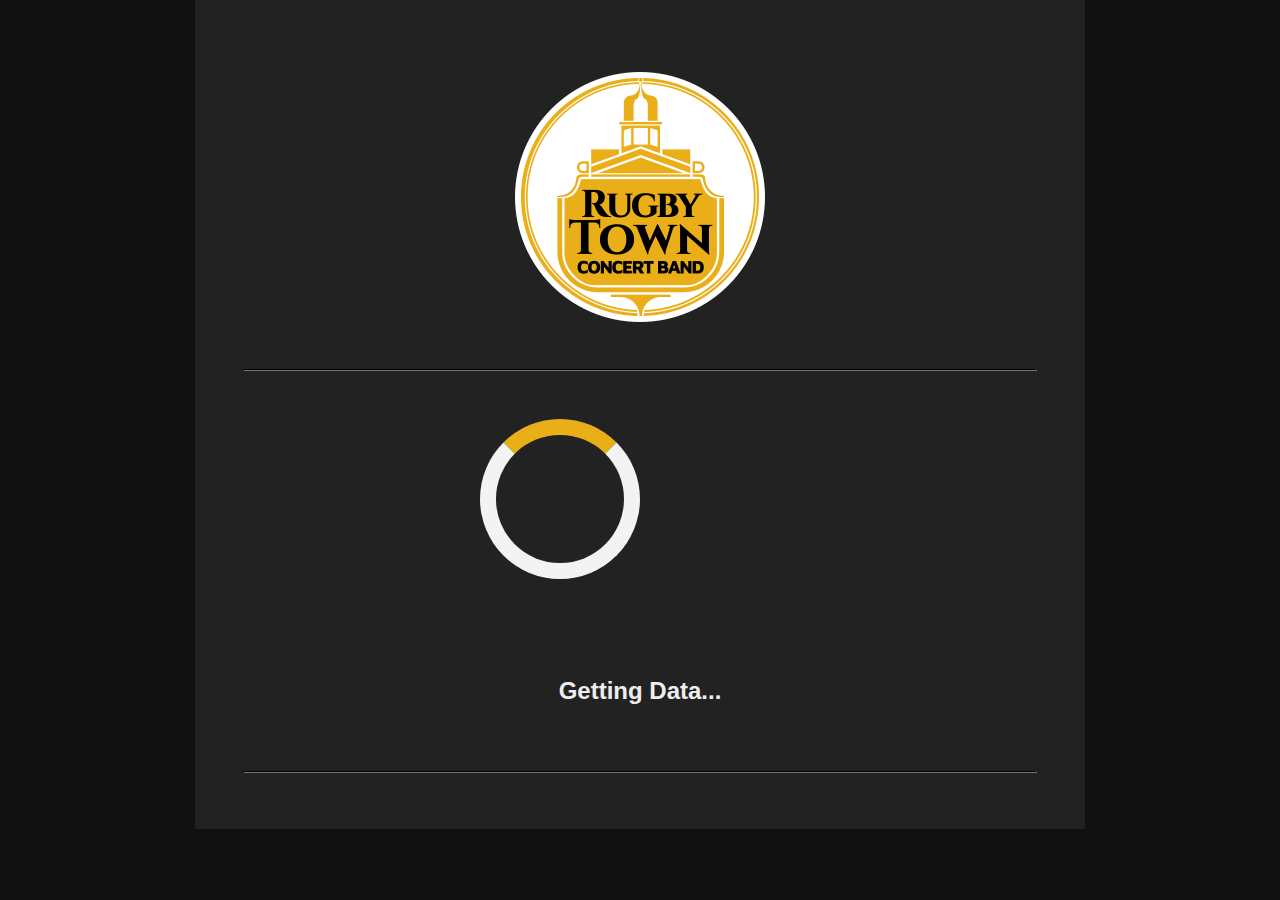
<file: diary.html>
<!DOCTYPE html>
<html lang="en">
<head>
    <meta charset="UTF-8">
    <meta name="viewport" content="width=device-width, initial-scale=1.0">
    <title>RTCB Diary</title>
    <link rel="stylesheet" href="style.css">
    <link rel="stylesheet" href="diary.css">
    <script defer src="diary.js"></script>
</head>
<body>
    <main>
        <div class="logo">
            <img src="images/Default_Logo.png" alt="Rugby Town Concert Band Logo">
        </div>
        <noscript>
            <p>Unfortunately, it would appear that you have JavaScript disabled and therefore this feature will not work. If you'd like to continue, enable JavaScript and then reload the page.</p>
        </noscript>
        <h1 id="member"></h1>
        <hr>
        <div class="content">
            <div class="loading_symbol">
                <h2>Getting Data...</h2>
            </div>
        </div>
        <hr>
    </main>
</body>
</html>
</file>
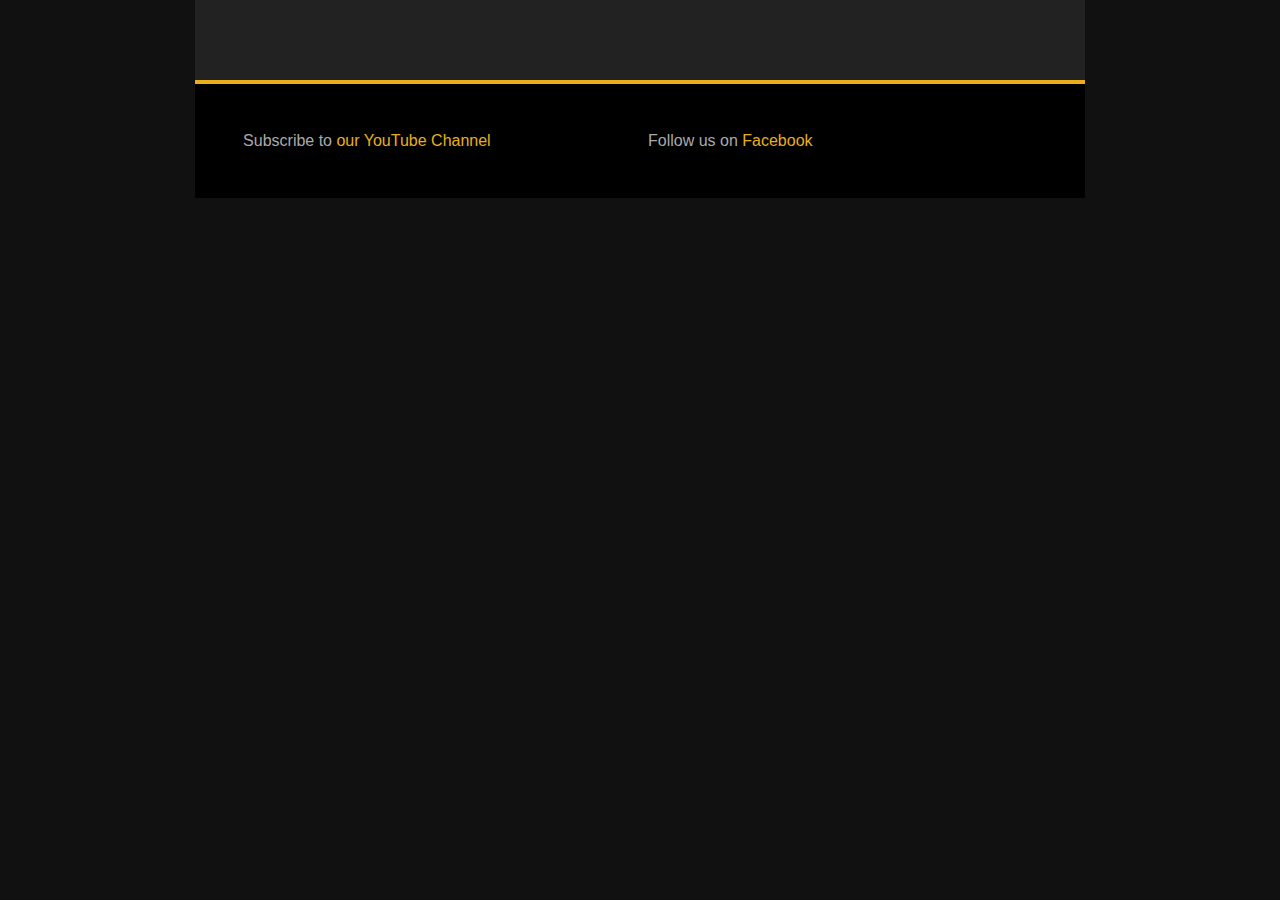
<file: events.html>
<!DOCTYPE html>
<html lang="en">
<head>
    <meta charset="UTF-8">
    <meta name="viewport" content="width=device-width, initial-scale=1.0">
    <link rel="stylesheet" href="style.css">
    <title>Events | Rugby Town Concert Band</title>
</head>
<body>
    <main>
        
    </main>
    <div class="footer">
        <ul>
          <li>Subscribe to <a href="https://www.youtube.com/@rugbytownconcertband">our YouTube Channel</a></li>
          <li>Follow us on <a href="https://www.facebook.com/rugbytownconcertband">Facebook</a></li>
        </ul>
      </div>
</body>
</html>
</file>
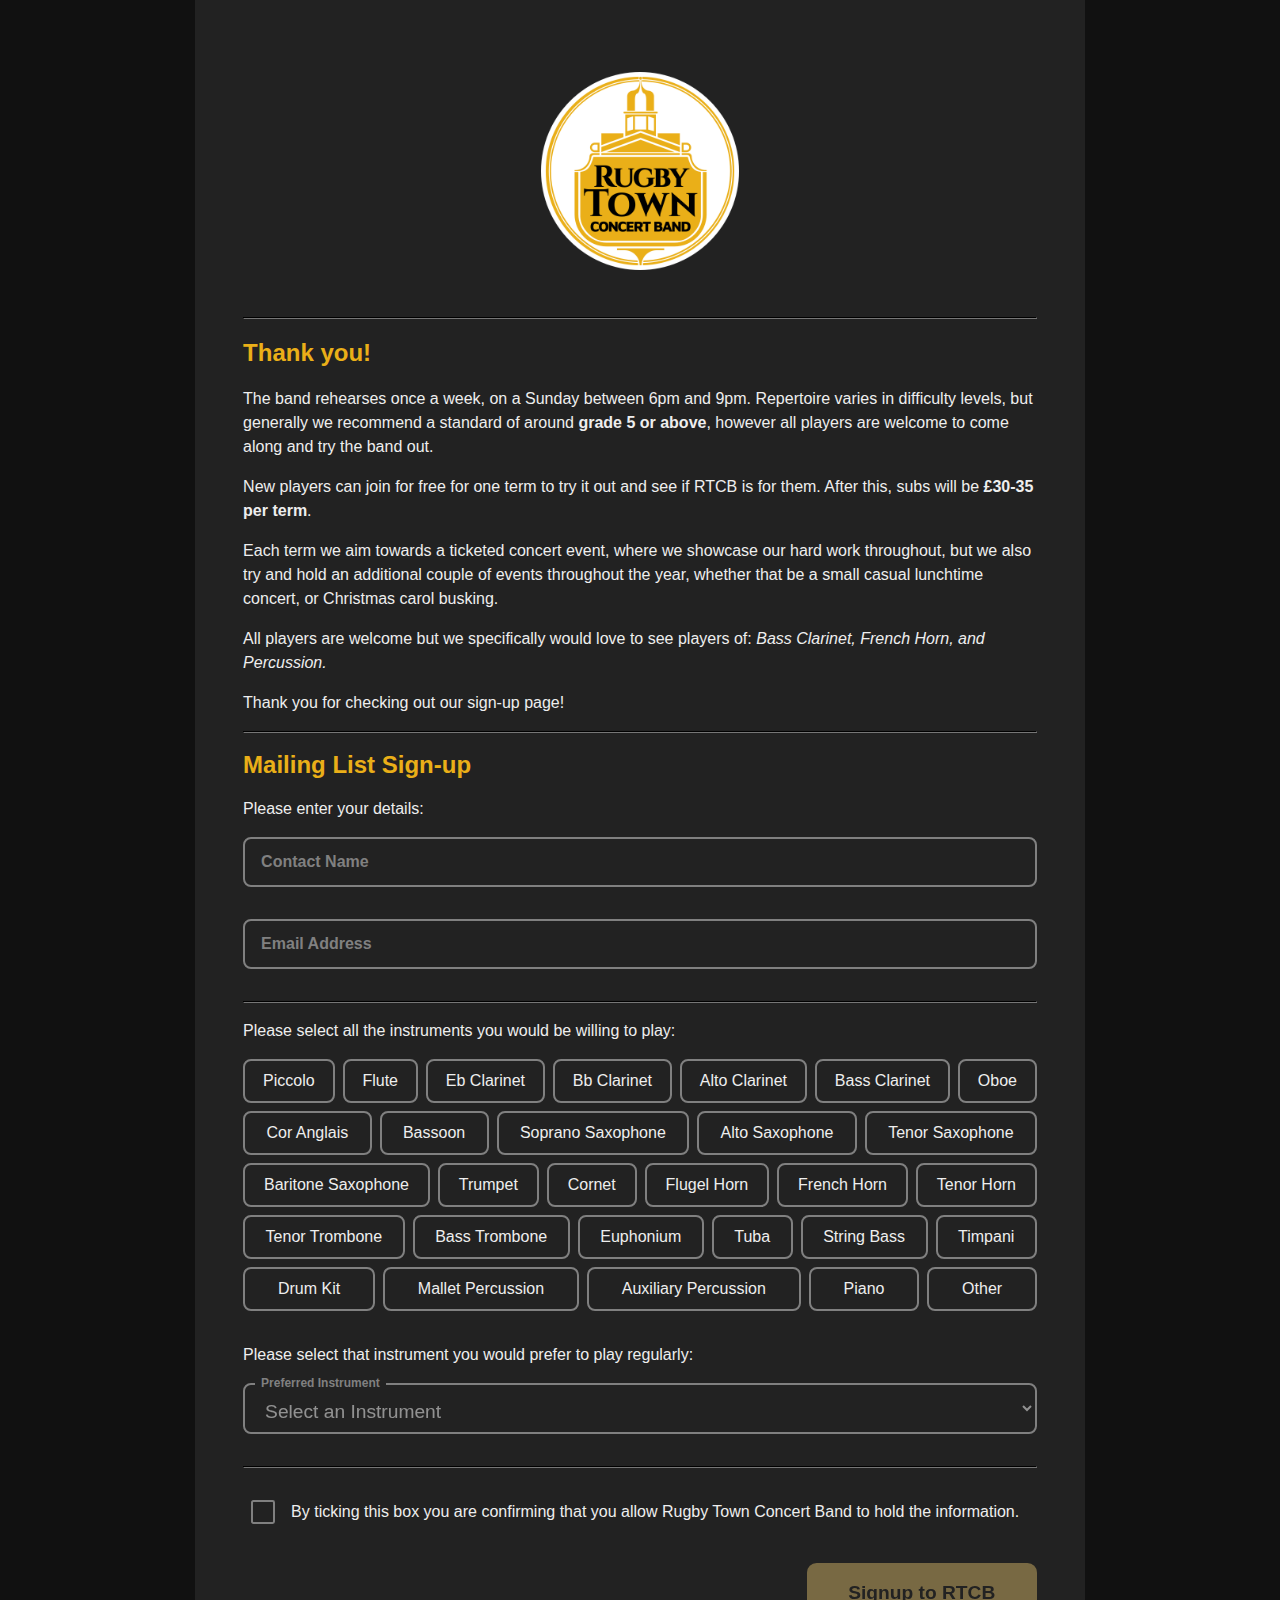
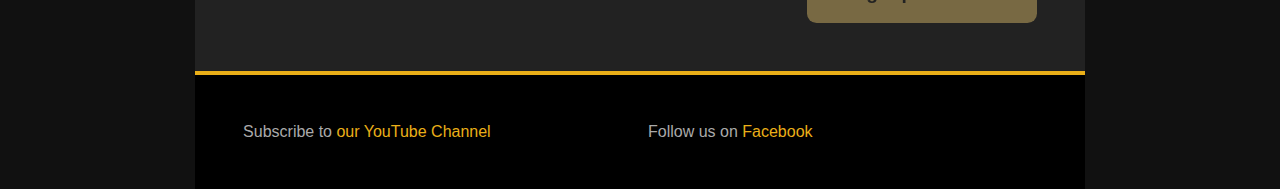
<file: signup.html>
<!DOCTYPE html>
<html lang="en">
<head>
    <meta charset="UTF-8">
    <meta name="viewport" content="width=device-width, initial-scale=1.0">
    <link rel="stylesheet" href="style.css">
    <link rel="stylesheet" href="signup.css">
    <script defer src="signup.js"></script>
    <title>Sign up | Rugby Town Concert Band</title>
</head>
<body>
    <div id="card_container" class="card_container">
    </div>
    <main>
        <div class="logo">
            <img src="images/Default_Logo.png" alt="Rugby Town Concert Band Logo">
        </div>
        <hr>
            <p><span class="emphasis-text">Thank you!</span></p>
            <p>The band rehearses once a week, on a Sunday between 6pm and 9pm. Repertoire varies in difficulty levels, but generally we recommend a standard of around <strong>grade 5 or above</strong>, however all players are welcome to come along and try the band out.</p>
            <p>New players can join for free for one term to try it out and see if RTCB is for them. After this, subs will be <strong>£30-35 per term</strong>.</p>
            <p>Each term we aim towards a ticketed concert event, where we showcase our hard work throughout, but we also try and hold an additional couple of events throughout the year, whether that be a small casual lunchtime concert, or Christmas carol busking.</p>
            <p>All players are welcome but we specifically would love to see players of: <em>Bass Clarinet, French Horn, and Percussion.</em></p>
            <p>Thank you for checking out our sign-up page!</p>
        <hr>
        <form method="post" id="signup-form">
            <div class="form_content">
                <h2 class="emphasis-text">Mailing List Sign-up</h2>
                <p>Please enter your details:</p>
                <div class="input_container">
                    <input type="text" name="name" id="name" placeholder=" ">
                    <label for="name">Contact Name</label>
                </div>
                <div class="input_container">
                    <input type="email" name="email" id="email" placeholder=" ">
                    <label for="email">Email Address</label>
                </div>
                <hr>
                <p>Please select all the instruments you would be willing to play:</p>
                <div class="instruments_container">
                    <input type="checkbox" name="instruments" value="piccolo" id="piccolo"><label class="instrument_checkbox" for="piccolo">Piccolo</label>
                    <input type="checkbox" name="instruments" value="flute" id="flute"><label class="instrument_checkbox" for="flute">Flute</label>
                    <input type="checkbox" name="instruments" value="eb clarinet" id="eb clarinet"><label class="instrument_checkbox" for="eb clarinet">Eb Clarinet</label>
                    <input type="checkbox" name="instruments" value="bb clarinet" id="bb clarinet"><label class="instrument_checkbox" for="bb clarinet">Bb Clarinet</label>
                    <input type="checkbox" name="instruments" value="alto clarinet" id="alto clarinet"><label class="instrument_checkbox" for="alto clarinet">Alto Clarinet</label>
                    <input type="checkbox" name="instruments" value="bass clarinet" id="bass clarinet"><label class="instrument_checkbox" for="bass clarinet">Bass Clarinet</label>
                    <input type="checkbox" name="instruments" value="oboe" id="oboe"><label class="instrument_checkbox" for="oboe">Oboe</label>
                    <input type="checkbox" name="instruments" value="cor anglais" id="cor anglais"><label class="instrument_checkbox" for="cor anglais">Cor Anglais</label>
                    <input type="checkbox" name="instruments" value="bassoon" id="bassoon"><label class="instrument_checkbox" for="bassoon">Bassoon</label>
                    <input type="checkbox" name="instruments" value="soprano saxophone" id="soprano saxophone"><label class="instrument_checkbox" for="soprano saxophone">Soprano Saxophone</label>
                    <input type="checkbox" name="instruments" value="alto saxophone" id="alto saxophone"><label class="instrument_checkbox" for="alto saxophone">Alto Saxophone</label>
                    <input type="checkbox" name="instruments" value="tenor saxophone" id="tenor saxophone"><label class="instrument_checkbox" for="tenor saxophone">Tenor Saxophone</label>
                    <input type="checkbox" name="instruments" value="baritone saxophone" id="baritone saxophone"><label class="instrument_checkbox" for="baritone saxophone">Baritone Saxophone</label>
                    <input type="checkbox" name="instruments" value="trumpet" id="trumpet"><label class="instrument_checkbox" for="trumpet">Trumpet</label>
                    <input type="checkbox" name="instruments" value="cornet" id="cornet"><label class="instrument_checkbox" for="cornet">Cornet</label>
                    <input type="checkbox" name="instruments" value="flugel horn" id="flugel horn"><label class="instrument_checkbox" for="flugel horn">Flugel Horn</label>
                    <input type="checkbox" name="instruments" value="french horn" id="french horn"><label class="instrument_checkbox" for="french horn">French Horn</label>
                    <input type="checkbox" name="instruments" value="tenor horn" id="tenor horn"><label class="instrument_checkbox" for="tenor horn">Tenor Horn</label>
                    <input type="checkbox" name="instruments" value="tenor trombone" id="tenor trombone"><label class="instrument_checkbox" for="tenor trombone">Tenor Trombone</label>
                    <input type="checkbox" name="instruments" value="bass trombone" id="bass trombone"><label class="instrument_checkbox" for="bass trombone">Bass Trombone</label>
                    <input type="checkbox" name="instruments" value="euphonium" id="euphonium"><label class="instrument_checkbox" for="euphonium">Euphonium</label>
                    <input type="checkbox" name="instruments" value="tuba" id="tuba"><label class="instrument_checkbox" for="tuba">Tuba</label>
                    <input type="checkbox" name="instruments" value="string bass" id="string bass"><label class="instrument_checkbox" for="string bass">String Bass</label>
                    <input type="checkbox" name="instruments" value="timpani" id="timpani"><label class="instrument_checkbox" for="timpani">Timpani</label>
                    <input type="checkbox" name="instruments" value="drum kit" id="drum kit"><label class="instrument_checkbox" for="drum kit">Drum Kit</label>
                    <input type="checkbox" name="instruments" value="mallet percussion" id="mallet percussion"><label class="instrument_checkbox" for="mallet percussion">Mallet Percussion</label>
                    <input type="checkbox" name="instruments" value="auxiliary percussion" id="auxiliary percussion"><label class="instrument_checkbox" for="auxiliary percussion">Auxiliary Percussion</label>
                    <input type="checkbox" name="instruments" value="piano" id="piano"><label class="instrument_checkbox" for="piano">Piano</label>
                    <input type="checkbox" name="instruments" value="other" id="other"><label class="instrument_checkbox" for="other">Other</label>
                </div>
                <p>Please select that instrument you would prefer to play regularly:</p>
                <div class="input_container">
                    <select id="preferred_instrument" name="preferred_instrument" required disabled>
                      <option disabled selected hidden>Select an Instrument</option>
                      <option>No Preference</option>
                      <noscript>
                        <optgroup label="Woodwind">
                          <option value="piccolo">Piccolo</option>
                          <option value="flute">Flute</option>
                          <option value="eb clarinet">Eb Clarinet</option>
                          <option value="bb clarinet">Bb Clarinet</option>
                          <option value="alto clarinet">Alto Clarinet</option>
                          <option value="bass clarinet">Bass Clarinet</option>
                          <option value="oboe">Oboe</option>
                          <option value="cor anglais">Cor Anglais</option>
                          <option value="bassoon">Bassoon</option>
                          <option value="soprano saxophone">Soprano Saxophone</option>
                          <option value="alto saxophone">Alto Saxophone</option>
                          <option value="tenor saxophone">Tenor Saxophone</option>
                          <option value="baritone saxophone">Baritone Saxophone</option>
                        </optgroup>
                        <optgroup label="Brass">
                          <option value="trumpet">Trumpet</option>
                          <option value="cornet">Cornet</option>
                          <option value="flugel horn">Flugel Horn</option>
                          <option value="french horn">French Horn</option>
                          <option value="tenor horn">Tenor Horn</option>
                          <option value="tenor trombone">Tenor Trombone</option>
                          <option value="bass trombone">Bass Trombone</option>
                          <option value="euphonium">Euphonium</option>
                          <option value="tuba">Tuba</option>
                        </optgroup>
                        <optgroup label="Percussion">
                          <option value="string bass">String Bass</option>
                          <option value="timpani">Timpani</option>
                          <option value="drum kit">Drum Kit</option>
                          <option value="mallet percussion">Mallet Percussion</option>
                          <option value="auxiliary percussion">Auxiliary Percussion</option>
                          <option value="piano">Piano</option>
                        </optgroup>
                        <option value="other">Other</option>
                      </noscript>
                    </select>
                    <label for="preferred_instrument">Preferred Instrument</label>
                  </div>
                  <hr>
                  <div class="consent_container">
                      <input type="checkbox" name="consent_checkbox" id="consent">
                      <label for="consent">By ticking this box you are confirming that you allow Rugby Town Concert Band to hold the information.</label>
                  </div>
                  <input id="submit_btn" class="signup_btn" type="submit" value="Signup to RTCB" disabled>
            </div>
        </form>
    </main>
    <div class="footer">
    <ul>
      <li>Subscribe to <a href="https://www.youtube.com/@rugbytownconcertband">our YouTube Channel</a></li>
      <li>Follow us on <a href="https://www.facebook.com/rugbytownconcertband">Facebook</a></li>
    </ul>
  </div>
</body>
</html>
</file>
<file: style.css>
*, *::before, *::after {
  box-sizing: border-box;
}

html, body {
  font-family: sans-serif;
  padding: 0;
  margin: 0;
}

html {
  height:100%;
  background: #111;
}

img {
  width: 100%;
}

main {
  width: 95%;
  max-width: 100ch;
  
  padding: 2em 3em 3em;
  margin: 0 auto;

  background-color: #222;
  color: #eee;

  line-height: 1.5em;
}

hr {
  border-color: #222;
}

nav {
  position: absolute;
  top: 2em;
  left: 50%;
  transform: translateX(-50%);

  font-size: 1.25em;
}

p {
  line-height: 1.5;
}

#home_nav {
  top: unset;
  bottom: 15vh;
}

.nav_list {
  display: flex;
  flex-direction: row;

  gap: 1em;

  list-style: none;
  
  padding: 0;
}

.nav_list a {
  color: white;
  text-decoration: none;
}

.hero-image {
  position: relative;

  justify-content: center;
  align-items: center;

  padding: 1em 2em;

  height: 89vh;

  background-image: url('images/DSCF9048.JPG');
  background-size: cover;
  background-position: 35% 10%;

  color: white;
  text-align: center;

  border-bottom: .5em solid #eaaf18;
  z-index: -1;
}

.hero-image::before {
  position: absolute;
  content: '';
  width: 100%;
  left:0;
  top: 0;
  height: 35%;

  background: linear-gradient(rgba(0,0,0,1), rgba(0,0,0,0));
  z-index: 1;
}

.hero-image::after {
  position: absolute;
  content: '';
  width: 100%;
  left:0;
  bottom: 0;
  height: 20%;

  background: linear-gradient(rgba(0,0,0,0), rgba(0,0,0,.85));
  z-index: 1;
}

.logo {
  position: relative;
  aspect-ratio: 1;
  width: 25%;
  max-width: 250px;

  margin: 2.5em auto;
  
  z-index: 2;
}

.emphasis-text {
  color: #eaaf18;
  font-weight: bold;
  font-size: 1.5em;
}

.footer {
  border-top: .25em solid #eaaf18;
  width: 95%;
  max-width: 100ch;
  
  padding: 2em 3em;
  margin: 0 auto;

  background-color: black;
}

.footer ul {
  display: grid;
  grid-template-columns: 1fr 1fr;
  gap: 1em;
  list-style: none;
  padding: 0;
}

.footer li {
  color: #aaa;
}

.footer a, main a {
  text-decoration: none;
  color: #eaaf18;
}

a:hover {
  text-decoration: underline;
}

.about-page {
  height: 60vh;

  padding: 0;

  background-image: url("images/DSCF9029.JPG");
  background-position: 50% 50%;
}

.about-page::after {
  height: 60%;
}

.about-page .logo {
  position: absolute;
  margin: 0;
  top: 2em;

  width: 15%;
  max-width: 150px;
  z-index: 2;
}

.about-page h1 {
  position: absolute;
  width: 100%;

  bottom:0;

  font-size: 3em;
  text-align: center;
  z-index: 2;
}

.content {
  position: relative;
  width: 95%;
  max-width: 100ch;
  margin: 0 auto;
  height: 100%;
}

.conductor_img {
  float: right;
  width: 35%;
  margin: 0em 0em .5em 1em;
}

.conductor_img img {
  object-fit: cover;
  aspect-ratio: 2.5/3;
  -webkit-clip-path: polygon(15% 0%, 85% 0%, 85% 0%, 100% 15%, 100% 85%, 85% 100%, 15% 100%, 0% 85%, 0% 15%);
  clip-path: polygon(15% 0%, 85% 0%, 85% 0%, 100% 15%, 100% 85%, 85% 100%, 15% 100%, 0% 85%, 0% 15%);
  display: block;
}
</file>
<file: diary.css>
main {
    width: 97.5%;
    padding: 2em clamp(1em, 10%,3em) 3em;
}

.logo {
    width: 50%;
    max-width: 250px;
}

.content { 
    margin-top: 3em;
    margin-bottom: 3em;
}

.loading_symbol {
    display: grid;
    position: relative;
    padding-top: 15em;
    width: 50%;
    margin: 1em auto;
    text-align: center;

    justify-items: center;
}

.loading_symbol::before {
    position: absolute;
    content: '';

    transform: translate(-50%);

    height: 10em;
    width: 10em;

    border: 1em solid #f3f3f3;
    border-top: 1em solid #eaaf18;

    border-radius: 50%;

    animation: spin 2s linear infinite;
}

.event_container {
    display: flex;
    flex-direction: row;
    flex-wrap: wrap;
    align-items: center;
    justify-content: space-between;
    gap: .5em;

    padding: 1em 1.5em;
}

.event_details {
    flex-grow: 1;
}

.event_container span {
    color: #aaa;
    font-style: italic;
}

.event_container p {
    color: #aaa;
}

.event_container p, .event_container h2 {
    margin: 0;
}

.next_event {
    background-color: #333;
    margin-bottom: 1em;
    border-radius: 1em;
}

input[type="radio"] {
    display: none;
}

.response_btn {
    display: grid;

    background-color: transparent;
    border: 2px solid #666;
    color: #666;

    font-size: 1.5em;
    width: 2em;
    height: 2em;

    justify-content: center;
    align-items: center;

    border-right: none;
    border-radius: .5em 0 0 .5em;
}

.response_btn + .response_btn {
    border-left: none;
    border-right: 2px solid #666;
    border-radius:  0 .5em .5em 0;
}

.response_btn:not(:disabled):hover {
    cursor: pointer;
}

.reject_btn:not(:disabled):hover, 
.reject_btn:not(:disabled):has(input[type="radio"]:checked) {
    color: red;
    background-color: rgba(92, 28, 28, 0.5);
    border-color: red;
    border-left: 2px solid red;
}

.going_btn:not(:disabled):hover, 
.going_btn:not(:disabled):has(input[type="radio"]:checked) {
    color: green;
    background-color: rgba(28, 92, 28, 0.5);
    border-color: green;
    border-right: 2px solid green;
}

.response_btn:disabled {
    opacity: .5;
}

.btn_container {
    display: grid;
    grid-template-columns: auto auto;
    margin-left: auto;
}

.submit_btn {
    display: block;

    cursor: pointer;

    background-color: #eaaf18;
    color: white;
    
    font-weight: bold;
    font-size: 1em;

    margin-left: auto;
    margin-top: 3em;

    padding: 1em 2em;

    border-radius: .5em;
    border:none;
    width: 10em;
}

.submit_btn:disabled, label:has(input:disabled) {
    opacity: 0.5;
    filter: saturate(.5);
    cursor: wait;
}

.event_tag {
    padding: 0 .5em;
    margin-top: .5em;
    width: fit-content;
    
    border-radius: .25em;

    color: white;
    font-weight: bold;
}

@keyframes spin {
    0% { transform: rotate(0deg); }
    100% { transform: rotate(360deg); }
}
</file>
<file: signup.css>
input, select {
    background-color: transparent;
    border: none;
    font-size: 1.2em;
    color: white;
    padding: .75em 1rem .5em;
    width: 100%;

    border-radius: calc(.5em - 2px);
}

select {
    background-color: #222;
    border-radius: calc(.5em - 2px);
}

.input_container select ~ label,
.input_container:focus-within label, 
.input_container input:not(:placeholder-shown) ~ label {
    font-size: .75em;
    top: -.2em;
}

.input_container {
    position: relative;
    border: 2px solid grey;
    border-radius: .5em;
    margin-top: 1em;
    margin-bottom: 2em;
}

.input_container label {
    position: absolute;
    user-select: none;
    pointer-events: none;

    top: 50%;
    left: 1rem;

    font-weight: bold;

    transform: translateY(-50%);
    color: grey;

    transition-property: font-size, top;
    transition-timing-function: ease;
    transition-duration: 250ms;
}

.input_container label::after {
    position: absolute;
    content: '';
    width: calc(100% + 1em);
    height: 100%;
    background-color: #222;
    left: -.5em;
    z-index: -1;
}

.instruments_container {
    display: flex;
    flex-wrap: wrap;
    flex-direction: row;
    justify-content: stretch;
    align-items: center;

    gap: .5em;
    margin-bottom: 2em;
}

.instrument_checkbox {
    display: flex;
    align-items: center;
    justify-content: center;

    width: fit-content;
    padding: .5em 1em;
    
    border: 2px solid grey;
    border-radius: .5em;

    flex-grow: 1;
    cursor: pointer;

    user-select: none;
}

input[type="checkbox"] {
    display: none;
}

.instruments_container input[type="checkbox"]:checked + .instrument_checkbox {
    background-color: #eaaf18;
    border-color: #eaaf18;

    color: black;
}

.consent_container {
    margin-top: 2em;
}

.consent_container label {
    display: block;
    position: relative;
    padding-left: 3em;

    cursor: pointer;
}

.consent_container label::after {
    position:absolute;
    content: '';

    left: .5em;
    top:50%;

    transform: translateY(-50%);

    width: 1.5em;
    height: 1.5em;

    border: 2px solid grey;
    border-radius: .15em;
}

.consent_container input:checked + label::after {
    content: '✓';
    color: #222;
    text-align: center;
    font-weight: bold;
    background-color: #eaaf18;
    border-color: #eaaf18;
}

.signup_btn {
    display: block;
    cursor: pointer;

    background-color: #eaaf18;
    color: #222;
    border-radius: .5em;
    
    width: 12em;
    
    padding: 1em 2em;
    margin-top: 2em;
    margin-left: auto;

    font-weight: bold;
}

.signup_btn:not(:disabled):hover {
    /* box-shadow: inset 0 15px 15px -5px rgba(0,0,0,.5); */
    filter: brightness(.8);
}

input:disabled,
input:disabled + label,
select:disabled {
    cursor: not-allowed;
    opacity: .5;
    filter: saturate(.5);
    user-select: none;
    /* pointer-events: none; */
}

.card_container {
    position: fixed;
    width: 95%;
    max-width: 100ch;
    
    padding: 2em 3em 3em;
    margin: 0 auto;
    left: 50%;
    transform: translateX(-50%);
    line-height: 1.5em;
    z-index: 5;
}

.card {
    border-radius: .5em;
    border: 2px solid grey;
    padding: .5em 1em;
    box-shadow: 0 10px 15px -10px rgba(0,0,0,.2);
    margin-bottom: 1em;
}

.success_card {
    background-color: hsl(120, 15%, 55%);
    color: hsl(120, 85%, 10%);
    border-color: hsl(120, 85%, 10%);
}

.failure_card {
    background-color: hsl(0, 30%, 60%);
    color: hsl(0, 75%, 15%);
    border-color: hsl(0, 74%, 15%);
}
</file>
